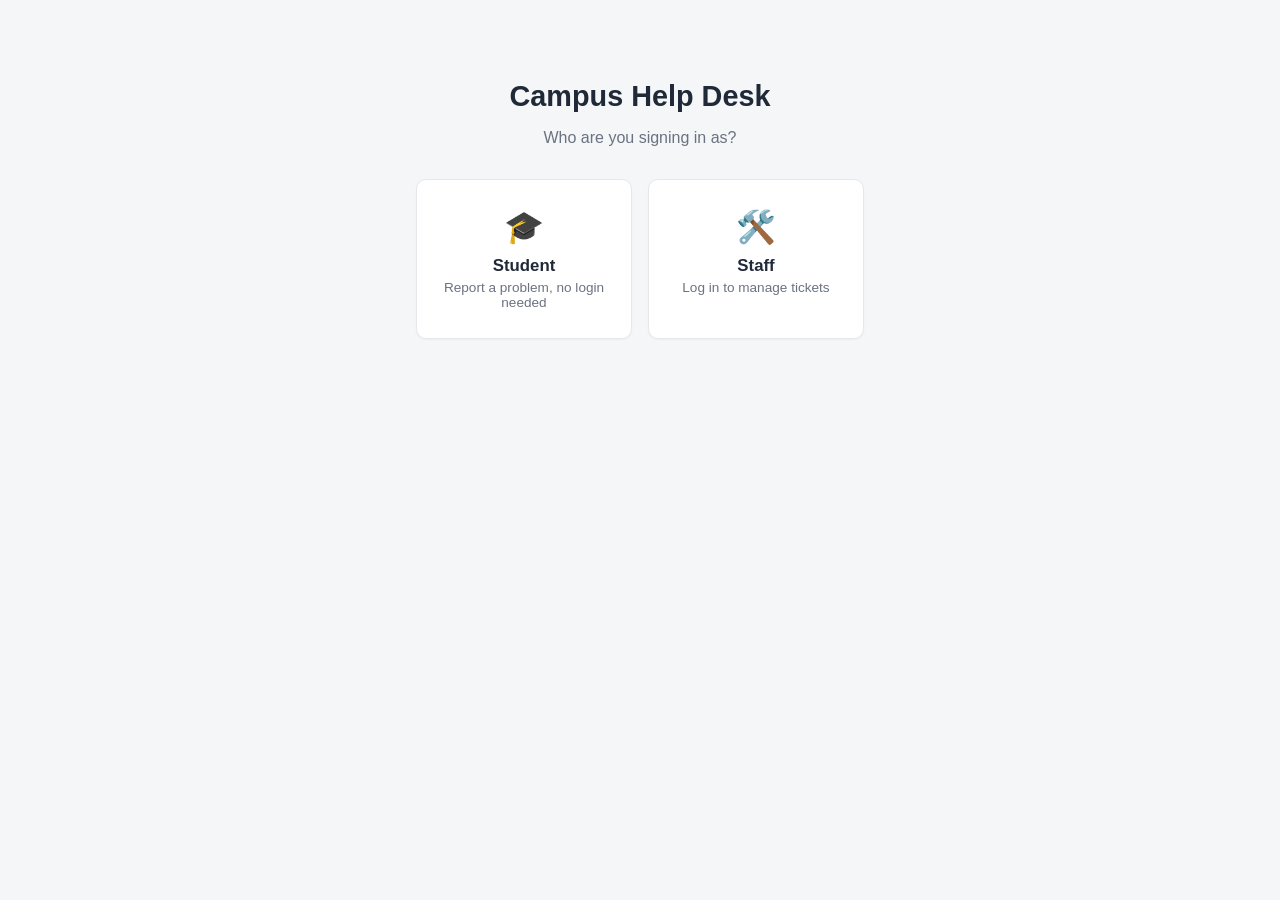
<file: clients/web_client/index.html>
<!DOCTYPE html>
<html lang="en">
<head>
<meta charset="UTF-8">
<title>Help Desk</title>
<style>
  * { box-sizing: border-box; }
  body {
    font-family: -apple-system, "Segoe UI", Roboto, sans-serif;
    max-width: 480px;
    margin: 80px auto;
    padding: 0 16px;
    background: #f4f6f8;
    color: #1f2937;
    text-align: center;
  }
  h1 { font-size: 1.8rem; margin-bottom: 8px; }
  .subtitle { color: #6b7280; margin-bottom: 32px; }
  .choices { display: flex; gap: 16px; justify-content: center; }
  .choice {
    flex: 1;
    background: #fff;
    border: 1px solid #e5e7eb;
    border-radius: 10px;
    padding: 28px 16px;
    text-decoration: none;
    color: #1f2937;
    box-shadow: 0 1px 2px rgba(0,0,0,0.04);
  }
  .choice:hover { border-color: #4f46e5; }
  .choice .icon { font-size: 2rem; }
  .choice h2 { font-size: 1.05rem; margin: 10px 0 4px; }
  .choice p { font-size: 0.85rem; color: #6b7280; margin: 0; }
</style>
</head>
<body>

<h1>Campus Help Desk</h1>
<p class="subtitle">Who are you signing in as?</p>

<div class="choices">
  <a class="choice" href="student.html">
    <div class="icon">🎓</div>
    <h2>Student</h2>
    <p>Report a problem, no login needed</p>
  </a>
  <a class="choice" href="staff.html">
    <div class="icon">🛠️</div>
    <h2>Staff</h2>
    <p>Log in to manage tickets</p>
  </a>
</div>

</body>
</html>
</file>
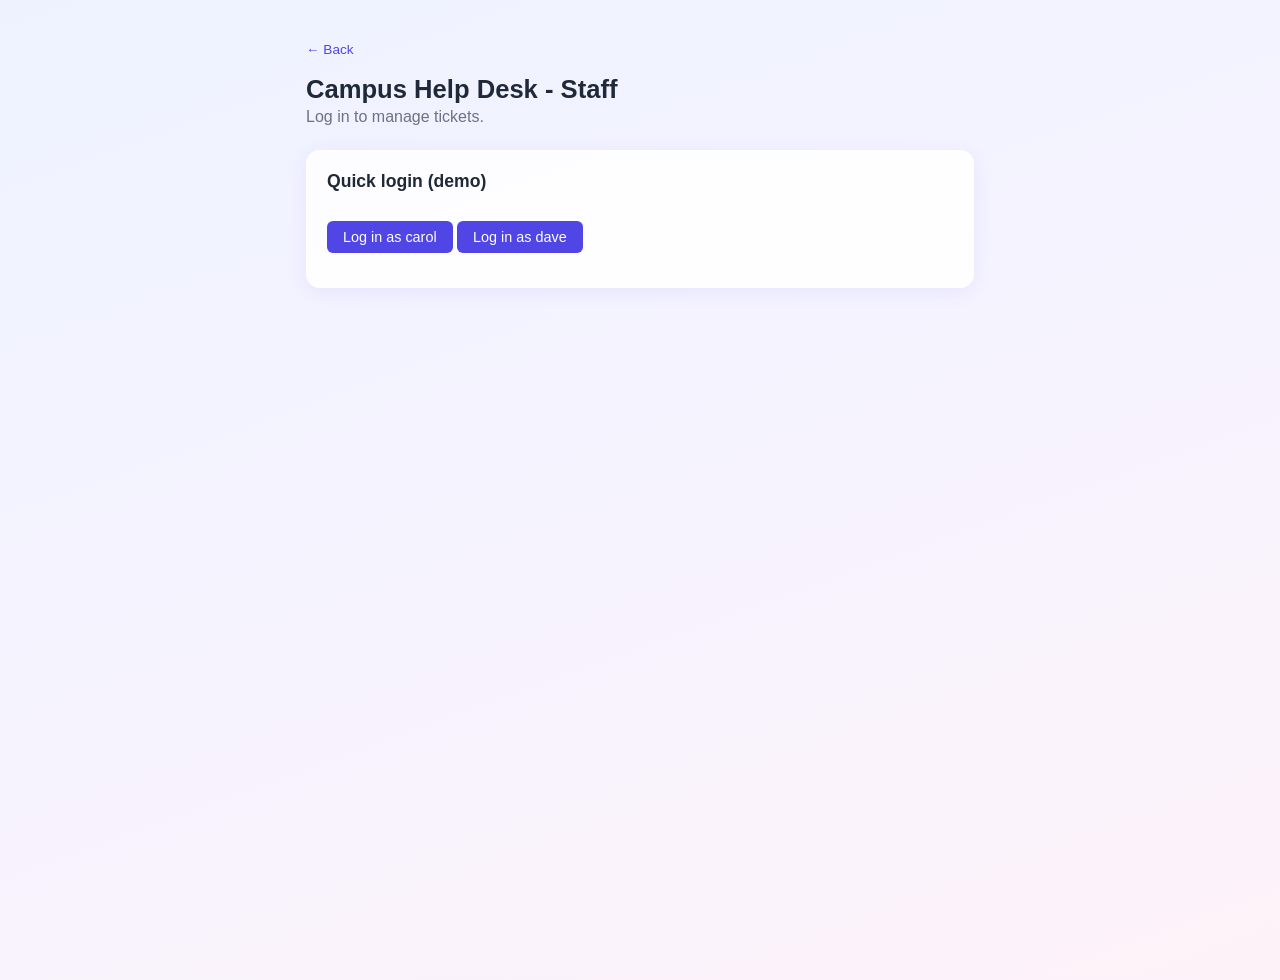
<file: clients/web_client/staff.html>
<!DOCTYPE html>
<html lang="en">
<head>
<meta charset="UTF-8">
<title>Help Desk - Staff</title>
<link rel="stylesheet" href="style.css">
</head>
<body>

<a class="back" href="index.html">&larr; Back</a>
<h1>Campus Help Desk - Staff</h1>
<p class="subtitle" id="pageSubtitle">Log in to manage tickets.</p>

<div class="card" id="loginBox">
  <h2>Quick login (demo)</h2>
  <button onclick="login('carol', 'carol123')">Log in as carol</button>
  <button onclick="login('dave', 'dave123')">Log in as dave</button>
  <p class="error" id="loginError"></p>
</div>

<div id="appBox" hidden>
  <h2>Tickets</h2>
  <div id="ticketList"></div>

  <div class="card">
    <h2>Stats</h2>
    <div id="statsLine"></div>
  </div>

  <div class="card">
    <h2>Live updates</h2>
    <div class="live-log" id="liveLog"></div>
  </div>
</div>

<script src="stepper.js"></script>
<script>
const AUTH_URL = "http://localhost:8001";
const TICKET_URL = "http://localhost:8002/tickets";
const STAFF_URL = "http://localhost:8004";
const STATS_URL = "http://localhost:8005/stats";
const WS_URL = "ws://localhost:8003/ws?role=staff";

let currentUser = null;

async function login(username, password) {
  const res = await fetch(`${AUTH_URL}/login?username=${username}&password=${password}`, { method: "POST" });
  const result = await res.json();
  if (result.error) {
    document.getElementById("loginError").textContent = result.error;
    return;
  }
  currentUser = result;
  document.getElementById("loginBox").hidden = true;
  document.getElementById("appBox").hidden = false;
  document.getElementById("pageSubtitle").textContent = `Logged in as ${currentUser.username} (staff)`;
  loadTickets();
  loadStats();
  connectWebSocket();
}

async function loadTickets() {
  const tickets = await (await fetch(TICKET_URL)).json();
  const list = document.getElementById("ticketList");
  list.innerHTML = "";
  tickets.forEach(t => list.appendChild(ticketCard(t)));
}

function ticketCard(t) {
  const card = document.createElement("div");
  card.className = "card";

  const title = document.createElement("div");
  title.className = "ticket-title";
  title.textContent = `#${t.id} - ${t.title}`;

  const meta = document.createElement("div");
  meta.className = "ticket-meta";
  meta.textContent = `reported by ${t.name}` + (t.staff ? ` - assigned to ${t.staff}` : "");

  const stepper = buildStepper();
  setStepper(stepper, t.status);

  const select = document.createElement("select");
  select.innerHTML = STATUSES.map(s => `<option value="${s}">${s.replace("_", " ")}</option>`).join("");
  select.value = t.status;
  select.onchange = () => fetch(`${TICKET_URL}/${t.id}?status=${select.value}`, { method: "PATCH" });

  const assignButton = document.createElement("button");
  assignButton.textContent = "Assign to me";
  assignButton.onclick = () => fetch(`${STAFF_URL}/assign?ticket_id=${t.id}&staff=${currentUser.username}`, { method: "POST" });

  const actions = document.createElement("div");
  actions.className = "ticket-actions";
  actions.append(select, assignButton);

  card.append(title, meta, stepper, actions);
  return card;
}

async function loadStats() {
  const stats = await (await fetch(STATS_URL)).json();
  const counts = Object.entries(stats.by_status).map(([status, n]) => `${status}: ${n}`);
  document.getElementById("statsLine").textContent = `Total: ${stats.total} - ` + counts.join(", ");
}

function connectWebSocket() {
  const socket = new WebSocket(WS_URL);
  socket.onmessage = (msg) => {
    const event = JSON.parse(msg.data);
    const log = document.getElementById("liveLog");
    const line = document.createElement("div");
    line.textContent = `${event.event}: ticket #${event.ticket.id} is now "${event.ticket.status}"`;
    log.appendChild(line);
    log.scrollTop = log.scrollHeight;
    loadTickets();
    loadStats();
  };
}
</script>

</body>
</html>
</file>
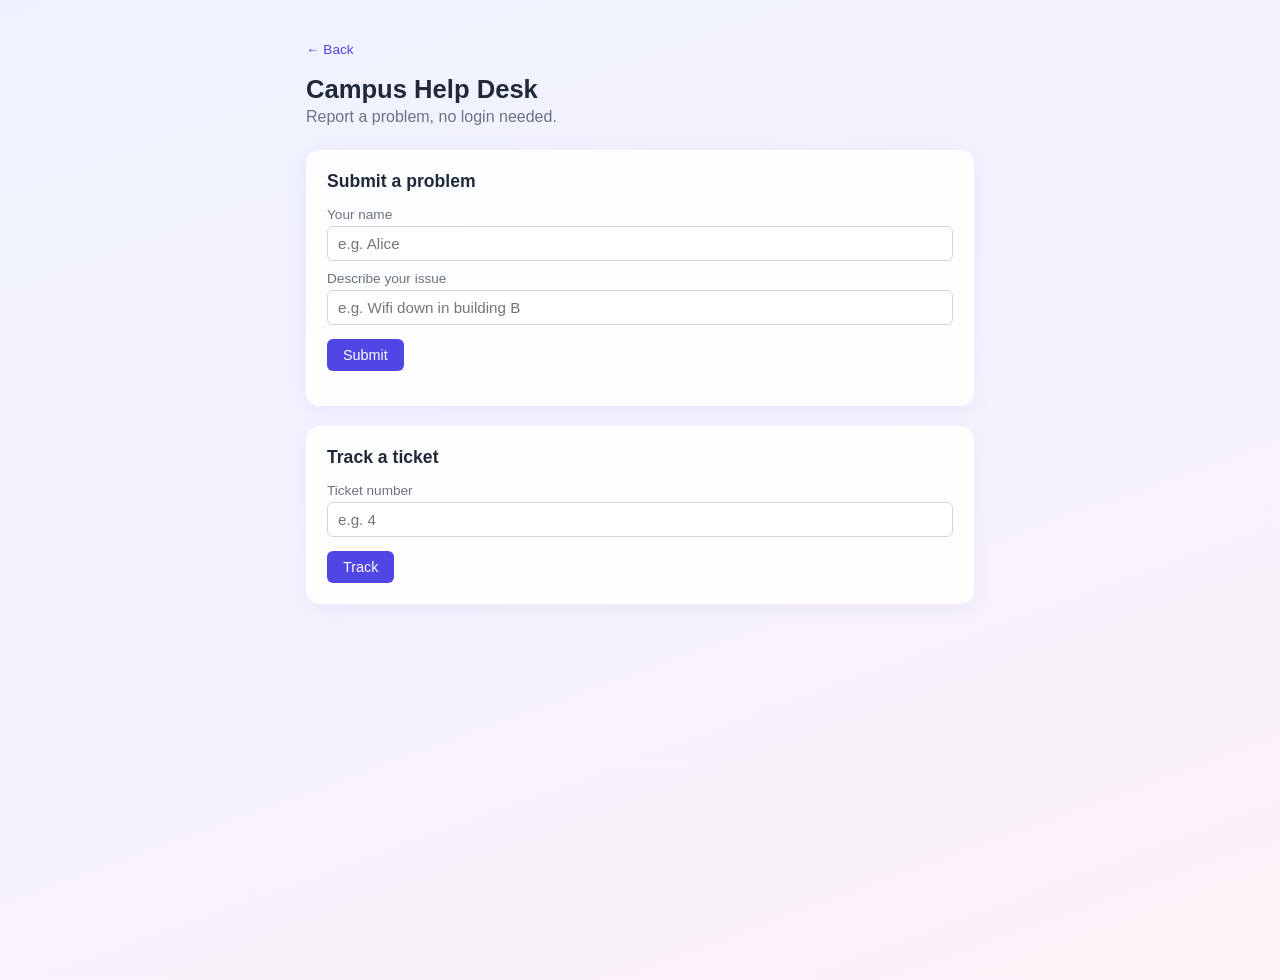
<file: clients/web_client/student.html>
<!DOCTYPE html>
<html lang="en">
<head>
<meta charset="UTF-8">
<title>Help Desk - Student</title>
<link rel="stylesheet" href="style.css">
</head>
<body>

<a class="back" href="index.html">&larr; Back</a>
<h1>Campus Help Desk</h1>
<p class="subtitle">Report a problem, no login needed.</p>

<div class="card">
  <h2>Submit a problem</h2>
  <label for="studentName">Your name</label>
  <input id="studentName" placeholder="e.g. Alice">
  <label for="problemTitle">Describe your issue</label>
  <input id="problemTitle" placeholder="e.g. Wifi down in building B">
  <button onclick="submitTicket()">Submit</button>
  <p class="ok" id="submitResult"></p>
</div>

<div class="card">
  <h2>Track a ticket</h2>
  <label for="trackId">Ticket number</label>
  <input id="trackId" placeholder="e.g. 4" type="number">
  <button onclick="trackTicket()">Track</button>
</div>

<div class="card" id="ticketBox" hidden>
  <div class="ticket-title" id="ticketTitle"></div>
  <div class="ticket-meta" id="ticketStaff"></div>
  <div id="stepperBox"></div>
  <h2>Live updates</h2>
  <div class="live-log" id="liveLog"></div>
</div>

<script src="stepper.js"></script>
<script>
const TICKET_URL = "http://localhost:8002/tickets";
const WS_URL = "ws://localhost:8003/ws";

const stepper = buildStepper();
document.getElementById("stepperBox").appendChild(stepper);
let socket = null;

async function submitTicket() {
  const name = document.getElementById("studentName").value;
  const title = document.getElementById("problemTitle").value;
  if (!name || !title) return;
  const url = `${TICKET_URL}?name=${encodeURIComponent(name)}&title=${encodeURIComponent(title)}`;
  const ticket = await (await fetch(url, { method: "POST" })).json();
  document.getElementById("submitResult").textContent = `Your ticket number is #${ticket.id} - keep it to track your ticket.`;
  watchTicket(ticket);
}

async function trackTicket() {
  const id = document.getElementById("trackId").value;
  if (!id) return;
  const ticket = await (await fetch(`${TICKET_URL}/${id}`)).json();
  if (ticket.error) {
    alert("No ticket with that number");
    return;
  }
  watchTicket(ticket);
}

function watchTicket(ticket) {
  showTicket(ticket);
  if (socket) socket.close();
  socket = new WebSocket(`${WS_URL}?ticket=${ticket.id}`);
  socket.onmessage = (msg) => {
    const event = JSON.parse(msg.data);
    showTicket(event.ticket);
    const log = document.getElementById("liveLog");
    const line = document.createElement("div");
    line.textContent = `${event.event}: now "${event.ticket.status}"`;
    log.appendChild(line);
    log.scrollTop = log.scrollHeight;
  };
}

function showTicket(ticket) {
  document.getElementById("ticketBox").hidden = false;
  document.getElementById("ticketTitle").textContent = `#${ticket.id} - ${ticket.title}`;
  document.getElementById("ticketStaff").textContent = ticket.staff ? `Assigned to ${ticket.staff}` : "";
  setStepper(stepper, ticket.status);
}
</script>

</body>
</html>
</file>
<file: clients/web_client/style.css>
:root { --brand: linear-gradient(135deg, #6366f1, #a855f7); }

* { box-sizing: border-box; }

body {
  font-family: -apple-system, "Segoe UI", Roboto, sans-serif;
  max-width: 700px;
  margin: 40px auto;
  padding: 0 16px 40px;
  min-height: 100vh;
  background: linear-gradient(160deg, #eef2ff 0%, #f5f3ff 45%, #fdf2f8 100%);
  color: #1f2937;
}

a.back { color: #4f46e5; text-decoration: none; font-size: 0.85rem; }
h1 { font-size: 1.6rem; margin-bottom: 4px; }
.subtitle { color: #6b7280; margin-top: 0; margin-bottom: 24px; }

.card {
  background: rgba(255, 255, 255, 0.85);
  border: 1px solid rgba(255, 255, 255, 0.6);
  border-radius: 14px;
  padding: 20px;
  margin-bottom: 20px;
  box-shadow: 0 4px 20px rgba(79, 70, 229, 0.08);
}
.card h2 { margin-top: 0; font-size: 1.1rem; }

label { display: block; font-size: 0.85rem; color: #6b7280; margin: 10px 0 4px; }
input, select {
  padding: 8px 10px;
  border: 1px solid #d1d5db;
  border-radius: 6px;
  font-size: 0.95rem;
  background: #fff;
}
input { width: 100%; }

button {
  margin-top: 14px;
  padding: 8px 16px;
  background: #4f46e5;
  color: #fff;
  border: none;
  border-radius: 6px;
  font-size: 0.9rem;
  cursor: pointer;
}
button:hover { background: #4338ca; }

.ok { color: #065f46; font-size: 0.9rem; }
.error { color: #b91c1c; font-size: 0.9rem; }
.ticket-title { font-weight: 600; }
.ticket-meta { color: #6b7280; font-size: 0.85rem; margin-top: 4px; }
.ticket-actions { display: flex; gap: 8px; align-items: center; }
.ticket-actions button { margin-top: 0; }

.stepper { display: flex; margin: 24px 0 16px; }
.step { flex: 1; text-align: center; position: relative; }
.step-line {
  position: absolute;
  top: 14px;
  left: -50%;
  width: 100%;
  height: 4px;
  background: #e5e7eb;
}
.step:first-child .step-line { display: none; }
.step-line::after {
  content: "";
  position: absolute;
  top: 0;
  left: 0;
  height: 100%;
  width: 0;
  background: var(--brand);
  transition: width 0.6s ease;
}
.step.done .step-line::after,
.step.current .step-line::after { width: 100%; }
.step-dot {
  position: relative;
  z-index: 1;
  width: 30px;
  height: 30px;
  margin: 0 auto 6px;
  border-radius: 50%;
  background: #e5e7eb;
  color: #9ca3af;
  display: flex;
  align-items: center;
  justify-content: center;
  font-size: 0.8rem;
  font-weight: 700;
}
.step-label { font-size: 0.75rem; color: #9ca3af; text-transform: capitalize; }
.step.done .step-dot,
.step.current .step-dot { background: var(--brand); color: #fff; }
.step.done .step-label,
.step.current .step-label { color: #4338ca; font-weight: 600; }
.step.current .step-dot { animation: pulse 1.6s infinite; }
@keyframes pulse {
  0% { box-shadow: 0 0 0 0 rgba(99, 102, 241, 0.5); }
  70% { box-shadow: 0 0 0 10px rgba(99, 102, 241, 0); }
  100% { box-shadow: 0 0 0 0 rgba(99, 102, 241, 0); }
}

.live-log {
  background: #f9fafb;
  border: 1px solid #e5e7eb;
  border-radius: 6px;
  padding: 8px 10px;
  height: 100px;
  overflow-y: auto;
  font-size: 0.8rem;
  color: #4b5563;
}
</file>
